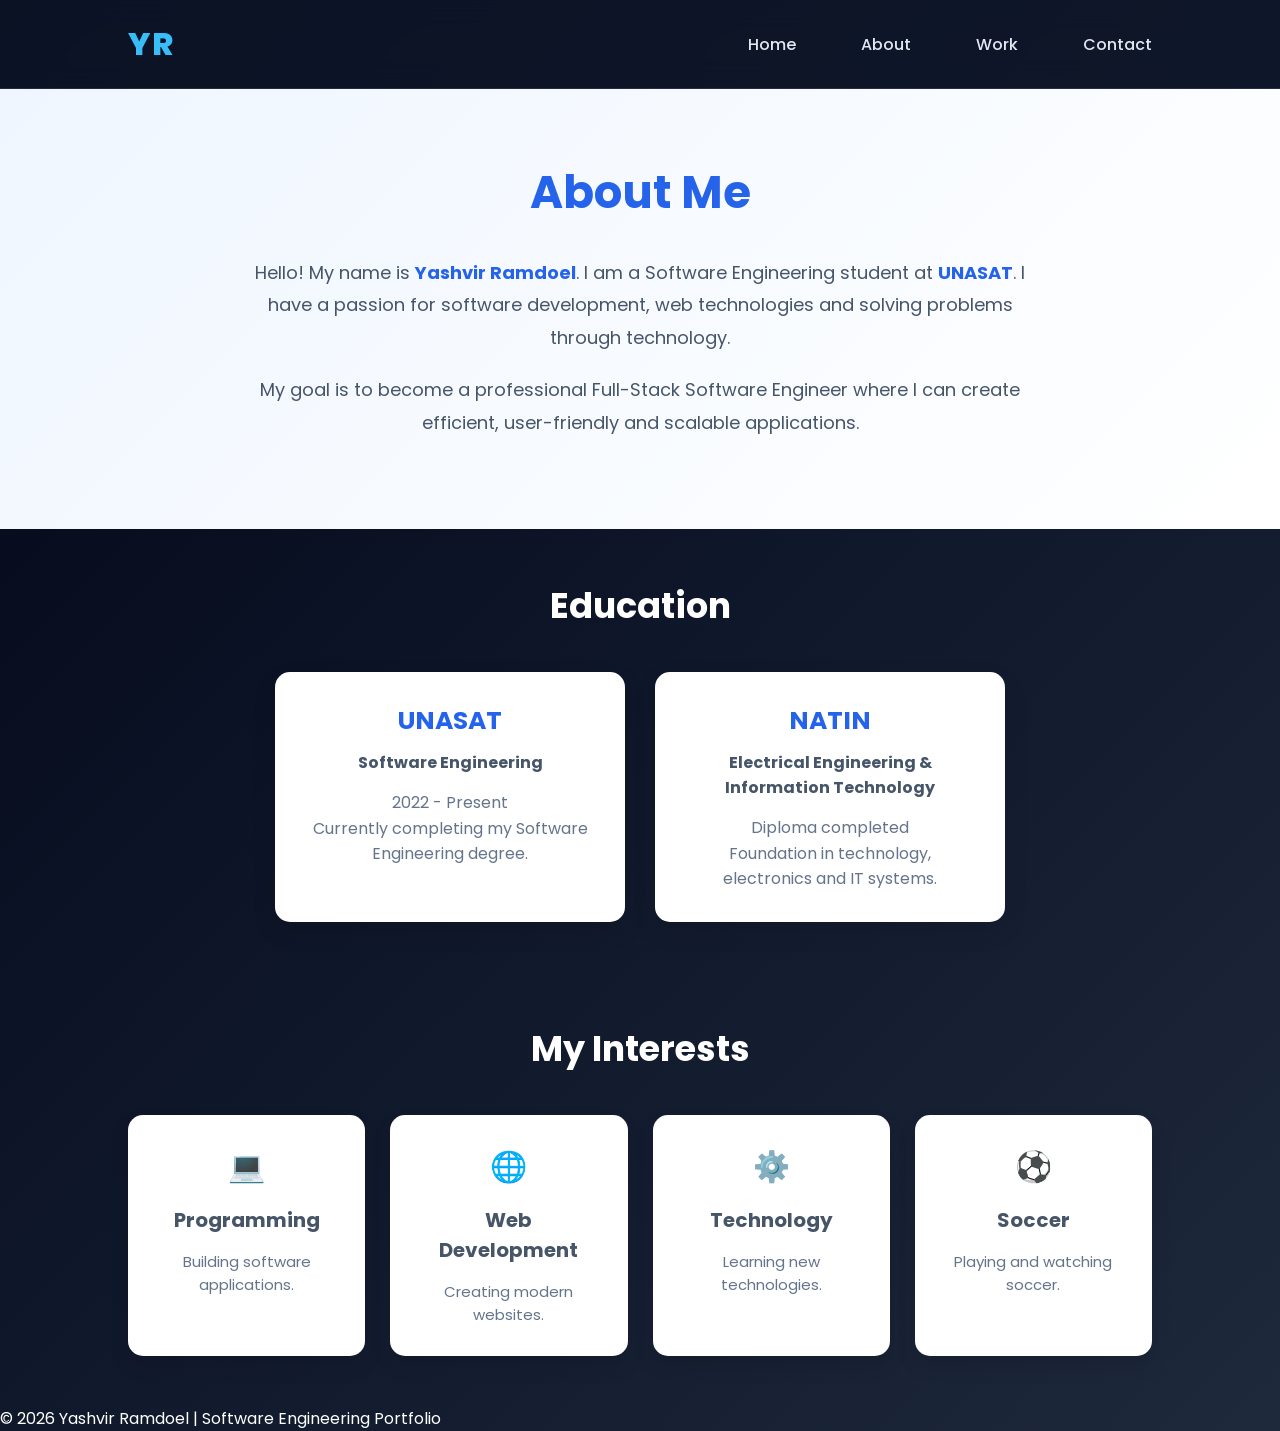
<file: about.html>
<!DOCTYPE html>
<html lang="en">

<head>

    <meta charset="UTF-8">
    <meta name="viewport" content="width=device-width, initial-scale=1.0">

    <title>About | Yashvir Ramdoel</title>

    <!-- Main CSS -->
    <link rel="stylesheet" href="css/main.css">

    <!-- About Page CSS -->
    <link rel="stylesheet" href="css/about.css">

</head>


<body>


<header>

    <nav class="navbar">


        <div class="logo">
            <a href="./index.html">YR</a>
        </div>


        <ul class="nav-links">


            <li>
                <a href="./index.html">Home</a>
            </li>


            <li>
                <a href="./about.html">About</a>
            </li>


            <li>
                <a href="./work.html">Work</a>
            </li>


            <li>
                <a href="./contact.html">Contact</a>
            </li>


        </ul>


    </nav>

</header>






<section class="about">


    <div class="about-container">


        <h1>
            About Me
        </h1>


        <p>
            Hello! My name is <strong>Yashvir Ramdoel</strong>.

            I am a Software Engineering student at
            <strong>UNASAT</strong>.

            I have a passion for software development,
            web technologies and solving problems through technology.
        </p>



        <p>
            My goal is to become a professional
            Full-Stack Software Engineer where I can create
            efficient, user-friendly and scalable applications.
        </p>


    </div>


</section>








<section class="education">


    <h2>
        Education
    </h2>




    <div class="timeline">



        <div class="card">


            <h3>
                UNASAT
            </h3>


            <h4>
                Software Engineering
            </h4>


            <p>
                2022 - Present
            </p>


            <p>
                Currently completing my Software Engineering degree.
            </p>


        </div>






        <div class="card">


            <h3>
                NATIN
            </h3>


            <h4>
                Electrical Engineering & Information Technology
            </h4>


            <p>
                Diploma completed
            </p>


            <p>
                Foundation in technology,
                electronics and IT systems.
            </p>


        </div>



    </div>


</section>








<section class="interests">


    <h2>
        My Interests
    </h2>



    <div class="interest-grid">




        <div>

            💻

            <h3>
                Programming
            </h3>

            <p>
                Building software applications.
            </p>

        </div>





        <div>

            🌐

            <h3>
                Web Development
            </h3>

            <p>
                Creating modern websites.
            </p>

        </div>





        <div>

            ⚙️

            <h3>
                Technology
            </h3>

            <p>
                Learning new technologies.
            </p>

        </div>





        <div>

            ⚽

            <h3>
                Soccer
            </h3>

            <p>
                Playing and watching soccer.
            </p>

        </div>




    </div>


</section>







<footer>

    <p>
        © 2026 Yashvir Ramdoel | Software Engineering Portfolio
    </p>

</footer>







<script src="../js/about.js"></script>


</body>

</html>
</file>
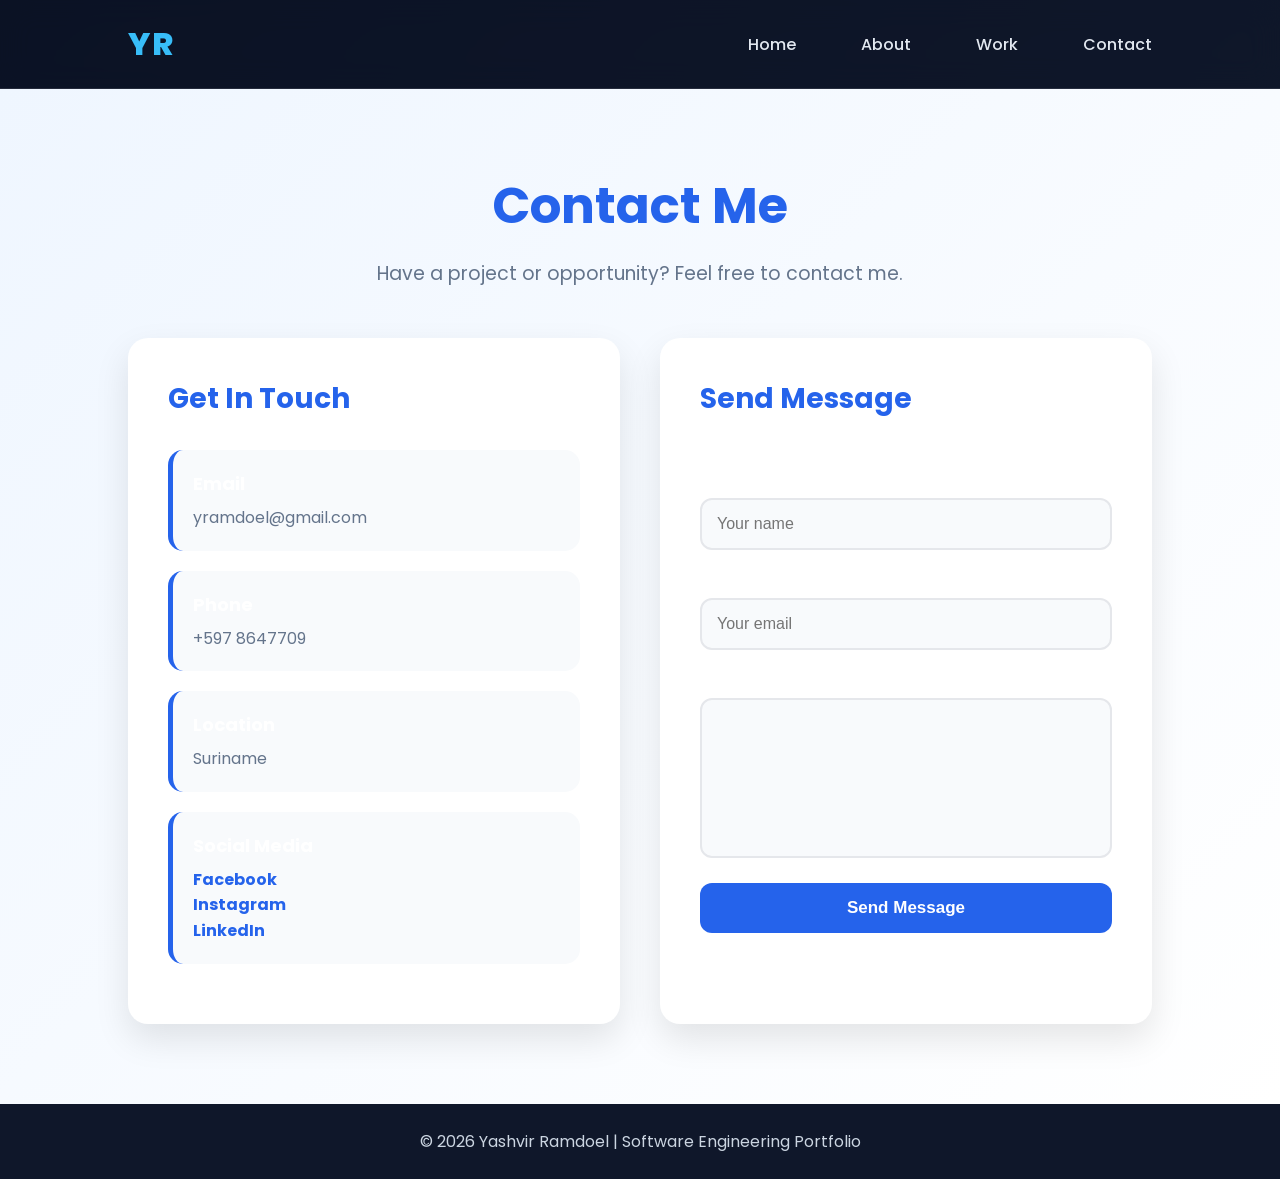
<file: contact.html>
<!DOCTYPE html>
<html lang="en">

<head>

    <meta charset="UTF-8">
    <meta name="viewport" content="width=device-width, initial-scale=1.0">

    <title>Contact | Yashvir Ramdoel</title>

    <!-- Main CSS -->
    <link rel="stylesheet" href="css/main.css">

    <!-- Contact Page CSS -->
    <link rel="stylesheet" href="css/contact.css">

</head>


<body>


<header>

    <nav class="navbar">


        <div class="logo">
            <a href="./index.html">YR</a>
        </div>


        <ul class="nav-links">


            <li>
                <a href="./index.html">Home</a>
            </li>


            <li>
                <a href="./about.html">About</a>
            </li>


            <li>
                <a href="./work.html">Work</a>
            </li>


            <li>
                <a href="./contact.html">Contact</a>
            </li>


        </ul>


    </nav>

</header>






<section class="contact">


    <h1>
        Contact Me
    </h1>


    <p class="subtitle">
        Have a project or opportunity?
        Feel free to contact me.
    </p>





    <div class="contact-container">



        <!-- Contact Information -->


        <div class="contact-info">


            <h2>
                Get In Touch
            </h2>



            <div class="info-card">

                <h3>
                    Email
                </h3>

                <p>
                    yramdoel@gmail.com
                </p>

            </div>





            <div class="info-card">

                <h3>
                    Phone
                </h3>

                <p>
                    +597 8647709
                </p>

            </div>





            <div class="info-card">

                <h3>
                    Location
                </h3>

                <p>
                    Suriname
                </p>

            </div>





            <div class="info-card">

                <h3>
                    Social Media
                </h3>


                <p>
                    <a href="#">
                        Facebook
                    </a>
                </p>


                <p>
                    <a href="#">
                        Instagram
                    </a>
                </p>


                <p>
                    <a href="#">
                        LinkedIn
                    </a>
                </p>


            </div>



        </div>






        <!-- Contact Form -->


        <div class="contact-form">


            <h2>
                Send Message
            </h2>



            <form id="contactForm">


                <label>
                    Name
                </label>


                <input 
                    type="text" 
                    id="name"
                    placeholder="Your name"
                >





                <label>
                    Email
                </label>


                <input 
                    type="email" 
                    id="email"
                    placeholder="Your email"
                >





                <label>
                    Message
                </label>


                <textarea 
                    id="message"
                    placeholder="Your message">
                </textarea>





                <button type="submit">
                    Send Message
                </button>



                <p id="formMessage"></p>



            </form>


        </div>





    </div>



</section>







<footer>

    <p>
        © 2026 Yashvir Ramdoel | Software Engineering Portfolio
    </p>

</footer>







<script src="../js/contact.js"></script>


</body>

</html>
</file>
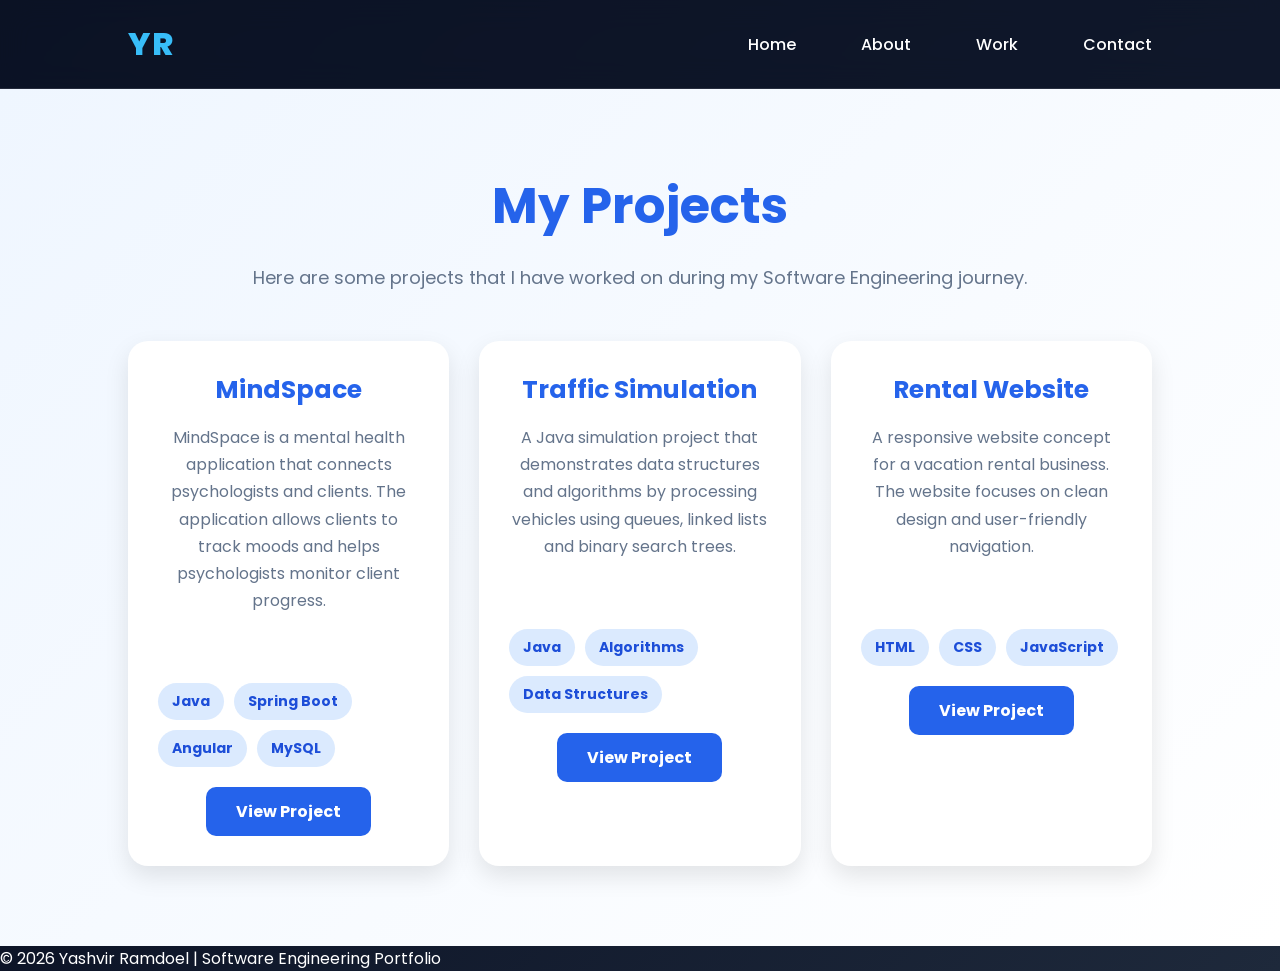
<file: work.html>
<!DOCTYPE html>
<html lang="en">

<head>

    <meta charset="UTF-8">
    <meta name="viewport" content="width=device-width, initial-scale=1.0">

    <title>Work | Yashvir Ramdoel</title>

    <!-- Main CSS -->
    <link rel="stylesheet" href="css/main.css">

    <!-- Work Page CSS -->
    <link rel="stylesheet" href="css/work.css">

</head>


<body>


<header>

    <nav class="navbar">


        <div class="logo">
            <a href="./index.html">YR</a>
        </div>


        <ul class="nav-links">

            <li>
                <a href="./index.html">Home</a>
            </li>


            <li>
                <a href="./about.html">About</a>
            </li>


            <li>
                <a href="./work.html">Work</a>
            </li>


            <li>
                <a href="./contact.html">Contact</a>
            </li>

        </ul>


    </nav>

</header>




<section class="projects">


    <h1>
        My Projects
    </h1>


    <p class="intro">
        Here are some projects that I have worked on during my Software Engineering journey.
    </p>



    <div class="project-container">



        <!-- Project 1 -->

        <div class="project-card">


            <div class="project-content">


                <h2>
                    MindSpace
                </h2>


                <p>
                    MindSpace is a mental health application that connects psychologists
                    and clients. The application allows clients to track moods and helps
                    psychologists monitor client progress.
                </p>



                <h3>
                    Technologies:
                </h3>


                <div class="tags">

                    <span>Java</span>
                    <span>Spring Boot</span>
                    <span>Angular</span>
                    <span>MySQL</span>

                </div>



                <a href="#" class="project-btn">
                    View Project
                </a>


            </div>


        </div>





        <!-- Project 2 -->


        <div class="project-card">


            <div class="project-content">


                <h2>
                    Traffic Simulation
                </h2>


                <p>
                    A Java simulation project that demonstrates data structures
                    and algorithms by processing vehicles using queues, linked lists
                    and binary search trees.
                </p>



                <h3>
                    Technologies:
                </h3>


                <div class="tags">

                    <span>Java</span>
                    <span>Algorithms</span>
                    <span>Data Structures</span>

                </div>



                <a href="#" class="project-btn">
                    View Project
                </a>


            </div>


        </div>






        <!-- Project 3 -->


        <div class="project-card">


            <div class="project-content">


                <h2>
                    Rental Website
                </h2>


                <p>
                    A responsive website concept for a vacation rental business.
                    The website focuses on clean design and user-friendly navigation.
                </p>



                <h3>
                    Technologies:
                </h3>


                <div class="tags">

                    <span>HTML</span>
                    <span>CSS</span>
                    <span>JavaScript</span>

                </div>



                <a href="#" class="project-btn">
                    View Project
                </a>


            </div>


        </div>




    </div>


</section>




<footer>

    <p>
        © 2026 Yashvir Ramdoel | Software Engineering Portfolio
    </p>

</footer>




<script src="../js/work.js"></script>


</body>

</html>
</file>
<file: css/main.css>
/* =========================
   Global Settings
========================= */

@import url('https://fonts.googleapis.com/css2?family=Poppins:wght@300;400;500;600;700;800&display=swap');


*{
    margin:0;
    padding:0;
    box-sizing:border-box;
}



body{

    font-family:'Poppins', sans-serif;

    background:
    linear-gradient(
        135deg,
        #020617,
        #0f172a,
        #1e293b
    );

    color:white;

    min-height:100vh;

}



/* =========================
        Navbar
========================= */


header{

    position:sticky;

    top:0;

    z-index:1000;

}



.navbar{

    display:flex;

    justify-content:space-between;

    align-items:center;

    padding:20px 10%;


    background:

    rgba(15,23,42,0.75);


    backdrop-filter:blur(15px);


    border-bottom:

    1px solid rgba(255,255,255,0.1);

}



.logo a{

    font-size:32px;

    font-weight:800;


    color:#38bdf8;


    letter-spacing:2px;
    text-decoration:none;

    transition:.3s;

   

}

.logo a:hover{

    color:white;

}


.nav-links{

    display:flex;

    gap:35px;

    list-style:none;

}

.nav-links li{

margin-left:30px;

}

.nav-links a{

    color:#e2e8f0;

    text-decoration:none;

    font-weight:500;

    position:relative;

    transition:.3s;

}



.nav-links a::after{

    content:"";

    position:absolute;

    left:0;

    bottom:-8px;

    width:0;

    height:3px;

    background:#38bdf8;

    transition:.3s;

}



.nav-links a:hover::after{

    width:100%;

}



.nav-links a:hover{

    color:#fefefe;

}



/* =========================
        Hero Section
========================= */


.hero{


    display:flex;

    justify-content:space-between;

    align-items:center;


    min-height:90vh;


    padding:

    80px 10%;


}



/* LEFT SIDE */


.hero-text{

    width:55%;


    animation:slideLeft 1s ease;

}



.hero-text h1{


    font-size:55px;

    line-height:1.2;

    margin-bottom:20px;


}



.hero-text h1 span{


    color:#38bdf8;


    background:

    linear-gradient(
        90deg,
        #38bdf8,
        #2563eb
    );


    background-clip:text;

    -webkit-background-clip:text;

    -webkit-text-fill-color:transparent;


}



.hero-text h2{


    font-size:28px;


    color:#cbd5e1;


    margin-bottom:25px;


}



.hero-text p{


    font-size:17px;


    line-height:1.8;


    color:#94a3b8;


    max-width:600px;


    margin-bottom:40px;


}



/* BUTTON */


.btn{


    display:inline-block;


    padding:

    15px 35px;


    border-radius:50px;


    text-decoration:none;


    color:white;


    font-weight:600;


    background:


    linear-gradient(

        90deg,

        #2563eb,

        #38bdf8

    );


    box-shadow:

    0 10px 30px

    rgba(56,189,248,0.3);


    transition:.4s;


}



.btn:hover{


    transform:translateY(-5px);


    box-shadow:

    0 15px 40px

    rgba(56,189,248,0.5);


}




/* =========================
        Profile Image
========================= */


.hero-image{


    width:40%;


    display:flex;


    justify-content:center;


    animation:slideRight 1s ease;


}



.hero-image img{


    width:330px;


    height:330px;


    object-fit:cover;


    border-radius:50%;


    border:

    5px solid #38bdf8;


    padding:8px;


    background:#0f172a;


    box-shadow:


    0 0 40px

    rgba(56,189,248,.5);


    transition:.4s;


}



.hero-image img:hover{


    transform:scale(1.05);


}





/* =========================
        Animations
========================= */


@keyframes slideLeft{


    from{

        opacity:0;

        transform:translateX(-50px);

    }


    to{

        opacity:1;

        transform:translateX(0);

    }


}



@keyframes slideRight{


    from{

        opacity:0;

        transform:translateX(50px);

    }


    to{

        opacity:1;

        transform:translateX(0);

    }


}



/* =========================
        Mobile Responsive
========================= */


@media(max-width:900px){


    .navbar{

        padding:20px 5%;

    }


    .nav-links{

        gap:15px;

    }



    .hero{


        flex-direction:column-reverse;


        text-align:center;


        padding:50px 5%;


    }


    .hero-text,

    .hero-image{


        width:100%;


    }


    .hero-text h1{


        font-size:40px;


        margin-top:40px;


    }


    .hero-image img{


        width:250px;


        height:250px;


    }


}
</file>
<file: css/about.css>
/* =========================
   Global Settings
========================= */
@import url('https://fonts.googleapis.com/css2?family=Poppins:wght@300;400;500;600;700;800&display=swap');

*{
margin:0;
padding:0;
box-sizing:border-box;

}



body{

    font-family:'Poppins', sans-serif;

    background:
    linear-gradient(
        135deg,
        #020617,
        #0f172a,
        #1e293b
    );
 
}



/* =========================
        Navbar
========================= */


header{

    position:sticky;
    top:0;
    z-index:1000;

}


.navbar{

    display:flex;

    justify-content:space-between;

    align-items:center;

    padding:20px 10%;


    background:

    rgba(15,23,42,0.75);


    backdrop-filter:blur(15px);


    border-bottom:

    1px solid rgba(255,255,255,0.1);

}




.logo a{

    font-size:32px;

    font-weight:800;

    color:#38bdf8;

    letter-spacing:2px;

    text-decoration:none;

    transition:.3s;

}



.logo a:hover{

    color:white;

}





.nav-links{

    display:flex;

    gap:35px;

    list-style:none;

}
.nav-links li{

margin-left:30px;

}



.nav-links a{

    color:#e2e8f0;

    text-decoration:none;

    font-weight:500;

    position:relative;

    transition:.3s;

}



.nav-links a::after{

    content:"";

    position:absolute;

    left:0;

    bottom:-8px;

    width:0;

    height:3px;

    background:#38bdf8;

    transition:.3s;

}




.nav-links a:hover::after{

    width:100%;

}



.nav-links a:hover{

    color:#38bdf8;

}




/* =========================
   ABOUT SECTION
========================= */


.about{

padding:70px 10%;

text-align:center;

background:

linear-gradient(

135deg,

#eff6ff,

#ffffff

);

}



.about-container{

max-width:800px;

margin:auto;

animation:fadeIn 1s ease;

}



.about h1{

font-size:45px;

color:#2563eb;

margin-bottom:30px;

}



.about p{

font-size:18px;

line-height:1.8;

margin-bottom:20px;

color:#475569;

}



.about strong{

color:#2563eb;

}




/* =========================
   EDUCATION
========================= */


.education{

padding:50px 10%;

text-align:center;

}



.education h2{

font-size:35px;

margin-bottom:40px;

color:white;

}



.timeline{

display:flex;

gap:30px;

justify-content:center;

flex-wrap:wrap;

}



.card{

background:white;

padding:30px;

width:350px;

border-radius:15px;

box-shadow:

0 10px 25px rgba(0,0,0,.1);

transition:.3s;

}



.card:hover{

transform:translateY(-10px);

box-shadow:

0 20px 35px rgba(37,99,235,.2);

}



.card h3{

color:#2563eb;

font-size:25px;

margin-bottom:10px;

}



.card h4{

margin-bottom:15px;

color:#475569;

}




.card p{

line-height:1.6;

color:#64748b;

}




/* =========================
   INTERESTS
========================= */


.interests{

padding:50px 10%;

text-align:center;

}



.interests h2{

font-size:35px;

margin-bottom:40px;

color:white;

}



.interest-grid{

display:grid;

grid-template-columns:repeat(4,1fr);

gap:25px;

}



.interest-grid div{

background:white;

padding:30px;

border-radius:15px;

box-shadow:

0 10px 20px rgba(0,0,0,.1);

font-size:30px;

transition:.3s;

}



.interest-grid div:hover{

transform:translateY(-10px);

background:#eff6ff;

}



.interest-grid h3{

font-size:20px;

color:#475569;

margin:15px;

}



.interest-grid p{

font-size:15px;

color:#64748b;

}





/* =========================
   ANIMATION
========================= */


@keyframes fadeIn{


from{

opacity:0;

transform:translateY(30px);

}


to{

opacity:1;

transform:translateY(0);

}


}





/* =========================
   RESPONSIVE
========================= */


@media(max-width:768px){


.navbar{

padding:20px 5%;

}


.hero{

flex-direction:column;

}


.interest-grid{

grid-template-columns:1fr;

}



.nav-links{

display:none;

}



.about h1{

font-size:35px;

}



.card{

width:100%;

}


}
</file>
<file: css/contact.css>
/* =========================
   Global Settings
========================= */
@import url('https://fonts.googleapis.com/css2?family=Poppins:wght@300;400;500;600;700;800&display=swap');

*{

margin:0;
padding:0;
box-sizing:border-box;

}




body{

    font-family:'Poppins', sans-serif;

    background:
    linear-gradient(
        135deg,
        #020617,
        #0f172a,
        #1e293b
    );
 
}

/* =========================
        Navbar
========================= */


header{

    position:sticky;
    top:0;
    z-index:1000;

}


.navbar{

    display:flex;

    justify-content:space-between;

    align-items:center;

    padding:20px 10%;


    background:

    rgba(15,23,42,0.75);


    backdrop-filter:blur(15px);


    border-bottom:

    1px solid rgba(255,255,255,0.1);

}




.logo a{

    font-size:32px;

    font-weight:800;

    color:#38bdf8;

    letter-spacing:2px;

    text-decoration:none;

    transition:.3s;

}



.logo a:hover{

    color:white;

}





.nav-links{

    display:flex;

    gap:35px;

    list-style:none;

}
.nav-links li{

margin-left:30px;

}



.nav-links a{

    color:#e2e8f0;

    text-decoration:none;

    font-weight:500;

    position:relative;

    transition:.3s;

}



.nav-links a::after{

    content:"";

    position:absolute;

    left:0;

    bottom:-8px;

    width:0;

    height:3px;

    background:#38bdf8;

    transition:.3s;

}




.nav-links a:hover::after{

    width:100%;

}



.nav-links a:hover{

    color:#38bdf8;

}




/* =========================
   CONTACT SECTION
========================= */


.contact{

padding:80px 10%;

text-align:center;

background:

linear-gradient(

135deg,

#eff6ff,

#ffffff

);

min-height:80vh;

}



.contact h1{

font-size:50px;

color:#2563eb;

margin-bottom:15px;

animation:slideDown 1s ease;

}



.subtitle{

font-size:19px;

color:#64748b;

margin-bottom:50px;

animation:fadeIn 1.2s ease;

}







/* =========================
   CONTACT BOXES
========================= */


.contact-container{

display:grid;

grid-template-columns:1fr 1fr;

gap:40px;

text-align:left;

animation:fadeUp 1s ease;

}




.contact-info,
.contact-form{

background:white;

padding:40px;

border-radius:20px;

box-shadow:

0 15px 35px rgba(0,0,0,.1);

transition:.3s;

}



.contact-info:hover,
.contact-form:hover{

transform:translateY(-10px);

box-shadow:

0 20px 45px rgba(37,99,235,.2);

}






.contact-info h2,
.contact-form h2{

color:#2563eb;

font-size:28px;

margin-bottom:30px;

}







/* =========================
   CONTACT INFORMATION
========================= */


.info-card{

background:#f8fafc;

padding:20px;

border-radius:15px;

margin-bottom:20px;

border-left:5px solid #2563eb;

transition:.3s;

}



.info-card:hover{

transform:translateX(10px);

background:#eff6ff;

}




.info-card h3{

font-size:18px;

margin-bottom:8px;

}



.info-card p{

color:#64748b;

line-height:1.6;

}





.info-card a{

color:#2563eb;

text-decoration:none;

font-weight:bold;

transition:.3s;

}



.info-card a:hover{

color:#38bdf8;

}





/* =========================
   FORM
========================= */


form{

display:flex;

flex-direction:column;

}



label{

font-weight:bold;

margin-top:15px;

margin-bottom:8px;

}




input,
textarea{

padding:15px;

border-radius:12px;

border:2px solid #e5e7eb;

font-size:16px;

outline:none;

background:#f8fafc;

transition:.3s;

}



input:focus,
textarea:focus{

border-color:#2563eb;

background:white;

box-shadow:

0 0 15px rgba(37,99,235,.2);

}





textarea{

height:160px;

resize:none;

}






/* =========================
   BUTTON
========================= */


button{

margin-top:25px;

padding:15px;

border:none;

border-radius:12px;

background:#2563eb;

color:white;

font-size:17px;

font-weight:bold;

cursor:pointer;

transition:.3s;

}



button:hover{

background:#1d4ed8;

transform:translateY(-5px);

box-shadow:

0 10px 20px rgba(37,99,235,.3);

}



button:active{

transform:scale(.95);

}





#formMessage{

margin-top:20px;

color:#16a34a;

font-weight:bold;

}





/* =========================
   FOOTER
========================= */


footer{

background:#0f172a;

color:white;

text-align:center;

padding:25px;

}



footer p{

color:#cbd5e1;

}





/* =========================
   ANIMATION
========================= */


@keyframes fadeIn{


from{

opacity:0;

}


to{

opacity:1;

}

}




@keyframes fadeUp{


from{

opacity:0;

transform:translateY(40px);

}


to{

opacity:1;

transform:translateY(0);

}

}





@keyframes slideDown{


from{

opacity:0;

transform:translateY(-40px);

}


to{

opacity:1;

transform:translateY(0);

}

}





/* =========================
   RESPONSIVE
========================= */


@media(max-width:900px){


.navbar{

padding:20px 5%;

}



.nav-links{

display:none;

}



.contact{

padding:50px 5%;

}



.contact h1{

font-size:38px;

}



.contact-container{

grid-template-columns:1fr;

}



.contact-info,
.contact-form{

padding:25px;

}


}
</file>
<file: css/work.css>
/* =========================
   Global Settings
========================= */
@import url('https://fonts.googleapis.com/css2?family=Poppins:wght@300;400;500;600;700;800&display=swap');




*{

margin:0;
padding:0;
box-sizing:border-box;

}



body{

    font-family:'Poppins', sans-serif;

    background:
    linear-gradient(
        135deg,
        #020617,
        #0f172a,
        #1e293b
    );
 
}



/* =========================
   NAVBAR
========================= */


header{

position:sticky;

top:0;

z-index:1000;

}



.navbar{

    display:flex;

    justify-content:space-between;

    align-items:center;

    padding:20px 10%;


    background:

    rgba(15,23,42,0.75);


    backdrop-filter:blur(15px);


    border-bottom:

    1px solid rgba(255,255,255,0.1);

}



.logo a{

    font-size:32px;

    font-weight:800;

    color:#38bdf8;

    letter-spacing:2px;

    text-decoration:none;

    transition:.3s;

}




.logo a:hover{

color:white;

}



.nav-links{

display:flex;
gap:35px;

list-style:none;

}



.nav-links li{

margin-left:30px;

}



.nav-links a{

color:white;

text-decoration:none;

font-weight:500;

    position:relative;

transition:.3s;

}

.nav-links a::after{

    content:"";

    position:absolute;

    left:0;

    bottom:-8px;

    width:0;

    height:3px;

    background:#38bdf8;

    transition:.3s;

}




.nav-links a:hover::after{

    width:100%;

}


.nav-links a:hover{

color:#38bdf8;

}



/* =========================
   PROJECT SECTION
========================= */


.projects{

padding:80px 10%;

text-align:center;

background:

linear-gradient(

135deg,

#eff6ff,

#ffffff

);

}



.projects h1{

font-size:50px;

color:#2563eb;

margin-bottom:20px;

animation:slideDown 1s ease;

}



.intro{

font-size:18px;

color:#64748b;

margin-bottom:50px;

animation:fadeIn 1.2s ease;

}





/* =========================
   PROJECT GRID
========================= */


.project-container{

display:grid;

grid-template-columns:repeat(3,1fr);

gap:30px;

animation:fadeUp 1s ease;

}





/* =========================
   PROJECT CARD
========================= */


.project-card{

background:white;

border-radius:20px;

overflow:hidden;

box-shadow:

0 10px 25px rgba(0,0,0,.1);

transition:.3s;

}



.project-card:hover{

transform:translateY(-12px);

box-shadow:

0 20px 40px rgba(37,99,235,.2);

}





.project-card img{

width:100%;

height:220px;

object-fit:cover;

transition:.4s;

}



.project-card:hover img{

transform:scale(1.05);

}





.project-content{

padding:30px;

}





.project-content h2{

color:#2563eb;

font-size:25px;

margin-bottom:15px;

}




.project-content p{

line-height:1.7;

color:#64748b;

margin-bottom:20px;

}





/* =========================
   TECHNOLOGY TAGS
========================= */


.tags{

display:flex;

flex-wrap:wrap;

gap:10px;

margin:20px 0;

}



.tags span{

background:#dbeafe;

color:#1d4ed8;

padding:8px 14px;

border-radius:20px;

font-size:14px;

font-weight:bold;

transition:.3s;

}



.tags span:hover{

background:#2563eb;

color:white;

}





/* =========================
   BUTTON
========================= */


.project-btn{

display:inline-block;

background:#2563eb;

color:white;

padding:12px 30px;

border-radius:10px;

text-decoration:none;

font-weight:bold;

transition:.3s;

}



.project-btn:hover{

background:#1d4ed8;

transform:translateY(-3px);

box-shadow:

0 10px 20px rgba(37,99,235,.3);

}




/* =========================
   ANIMATIONS
========================= */


@keyframes fadeUp{


from{

opacity:0;

transform:translateY(40px);

}


to{

opacity:1;

transform:translateY(0);

}

}




@keyframes fadeIn{


from{

opacity:0;

}


to{

opacity:1;

}

}




@keyframes slideDown{


from{

opacity:0;

transform:translateY(-40px);

}


to{

opacity:1;

transform:translateY(0);

}

}





/* =========================
   RESPONSIVE
========================= */


@media(max-width:1100px){


.project-container{

grid-template-columns:repeat(2,1fr);

}


}




@media(max-width:768px){


.navbar{

padding:20px 5%;

}



.nav-links{

display:none;

}



.projects{

padding:50px 5%;

}



.projects h1{

font-size:38px;

}



.project-container{

grid-template-columns:1fr;

}



.project-card img{

height:200px;

}


}
</file>
